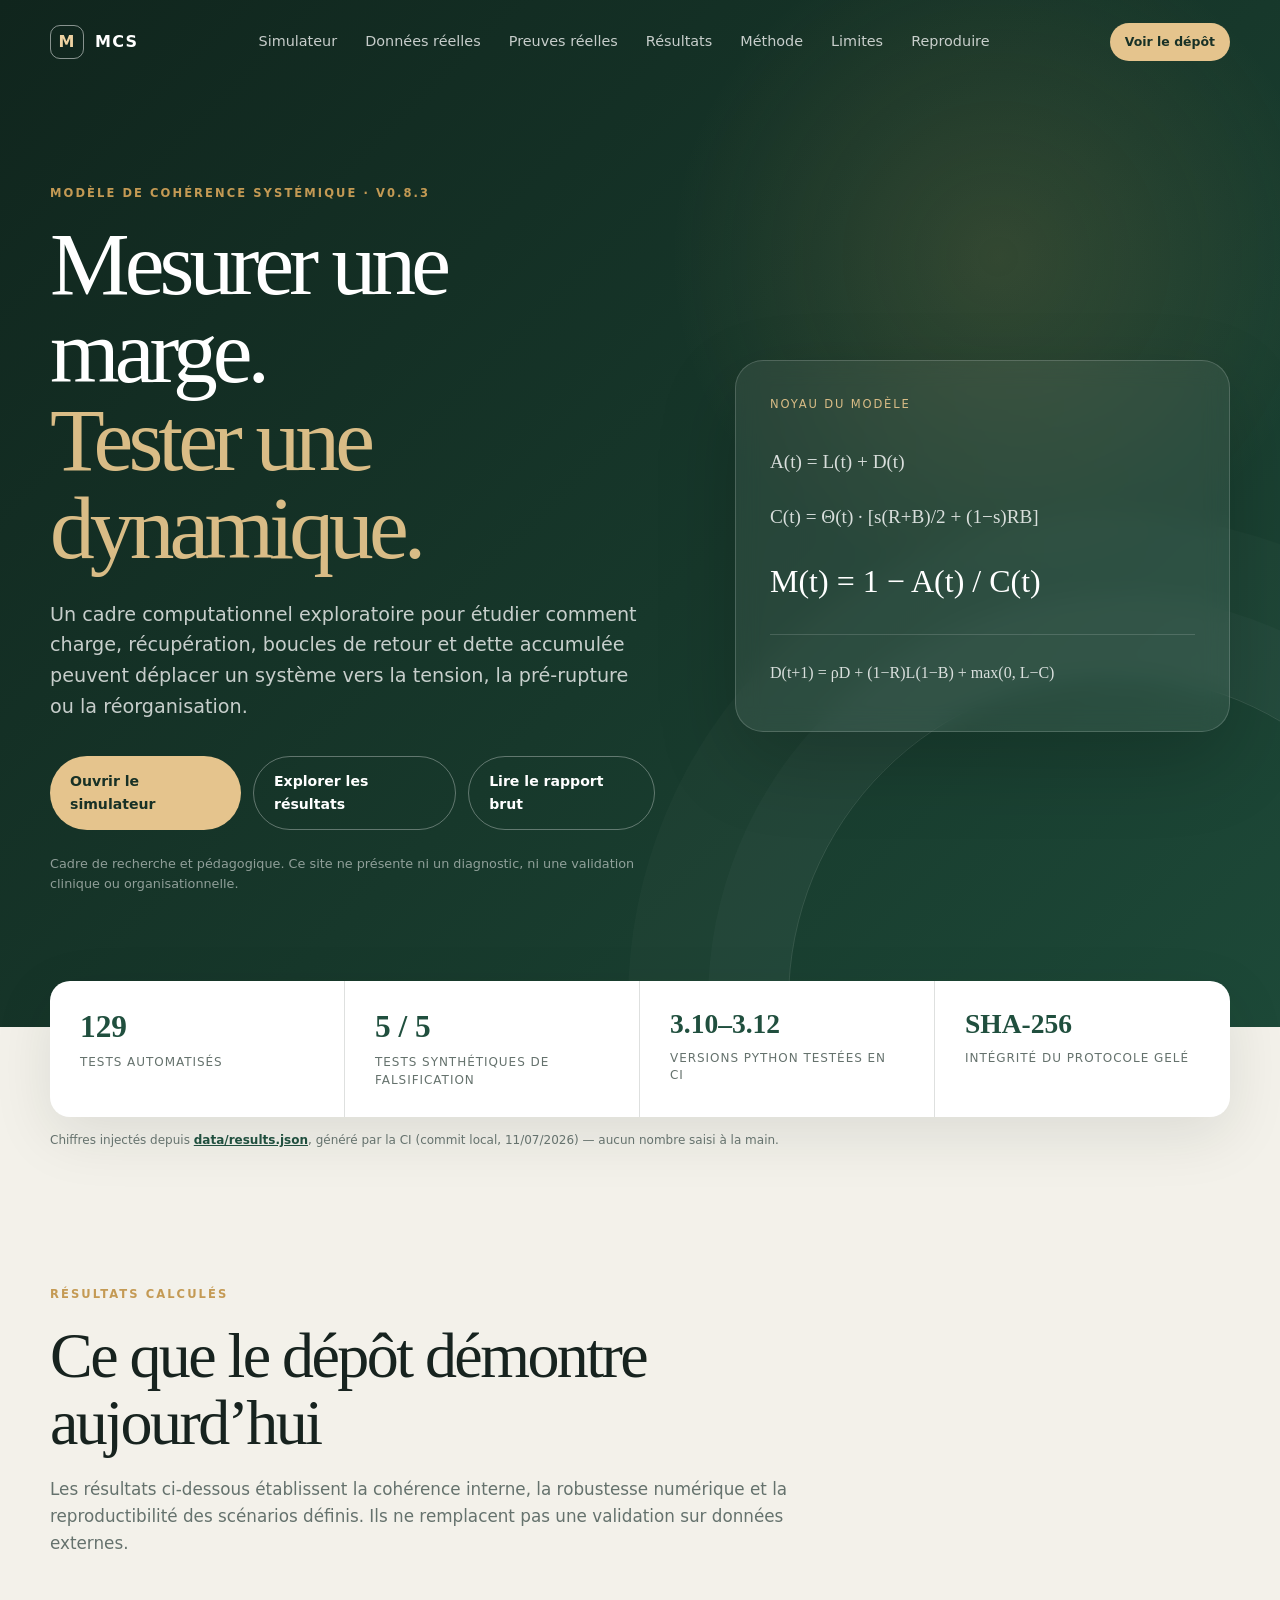
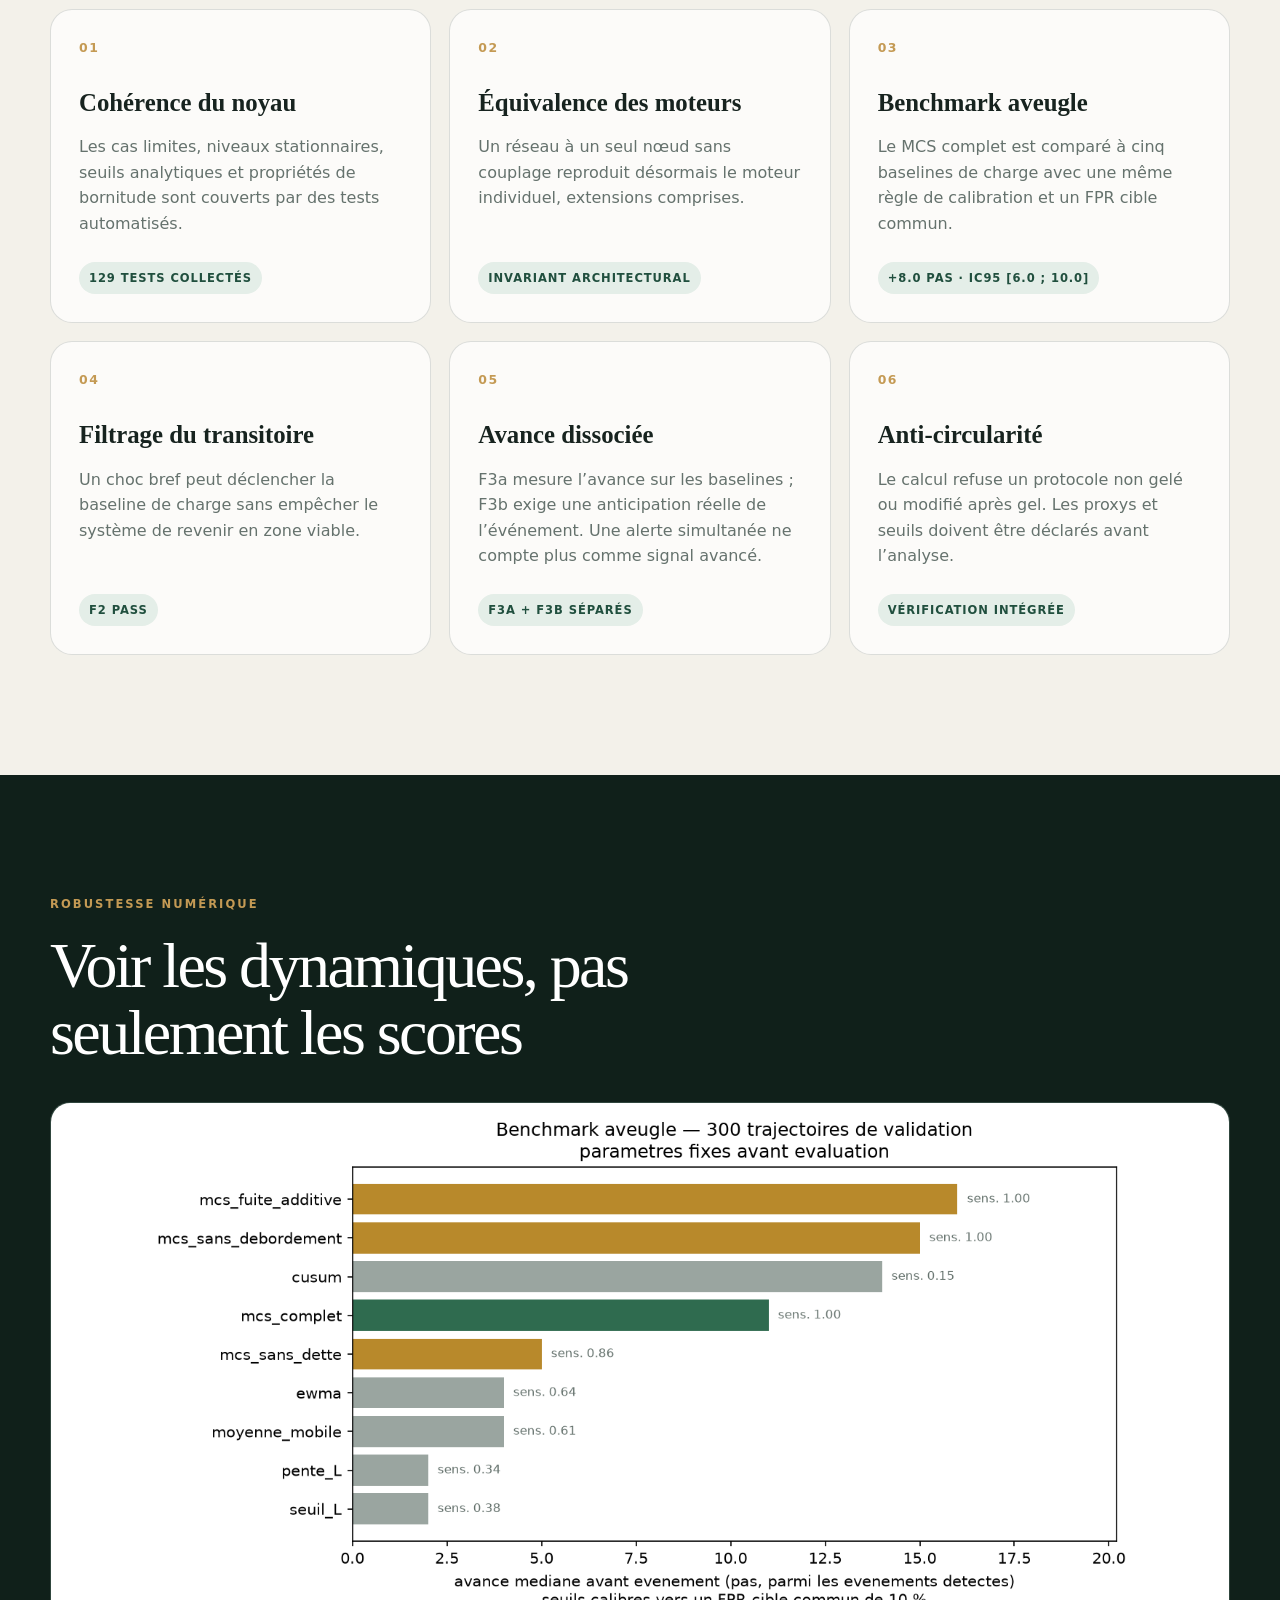
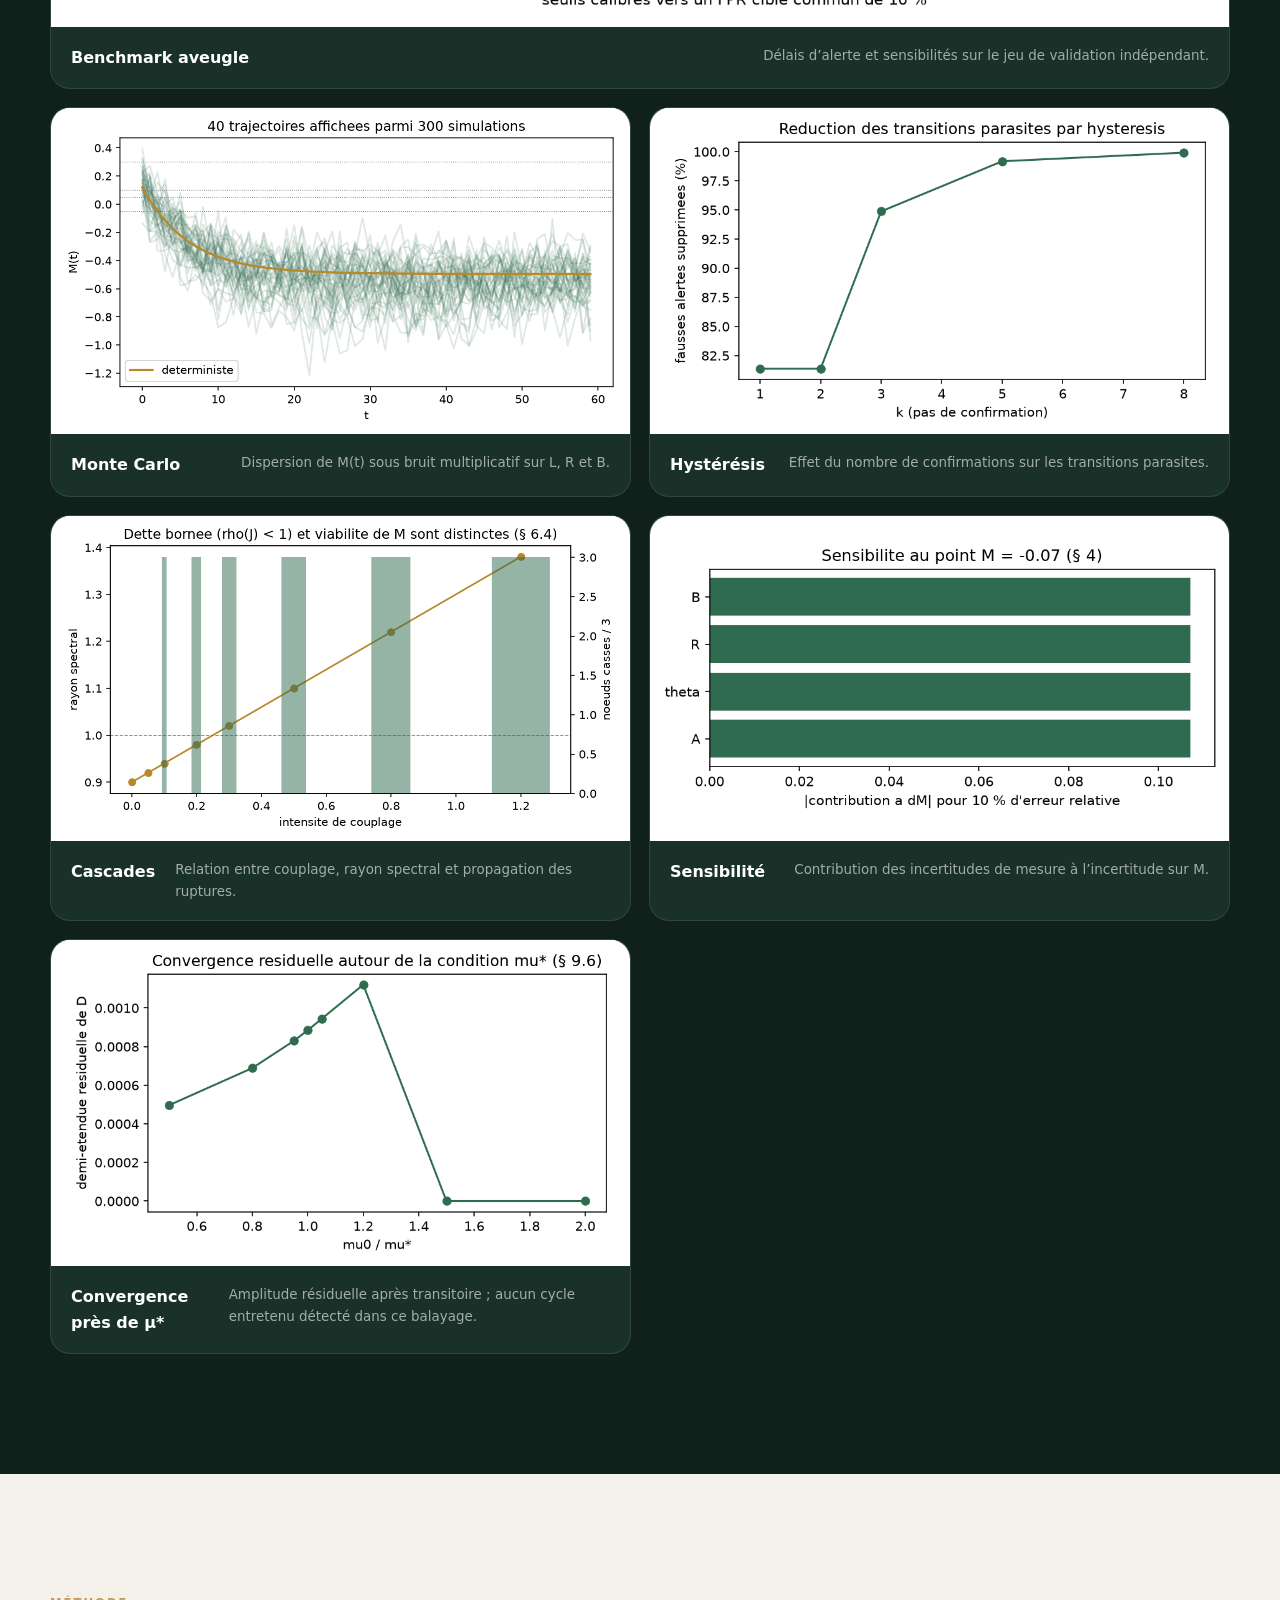
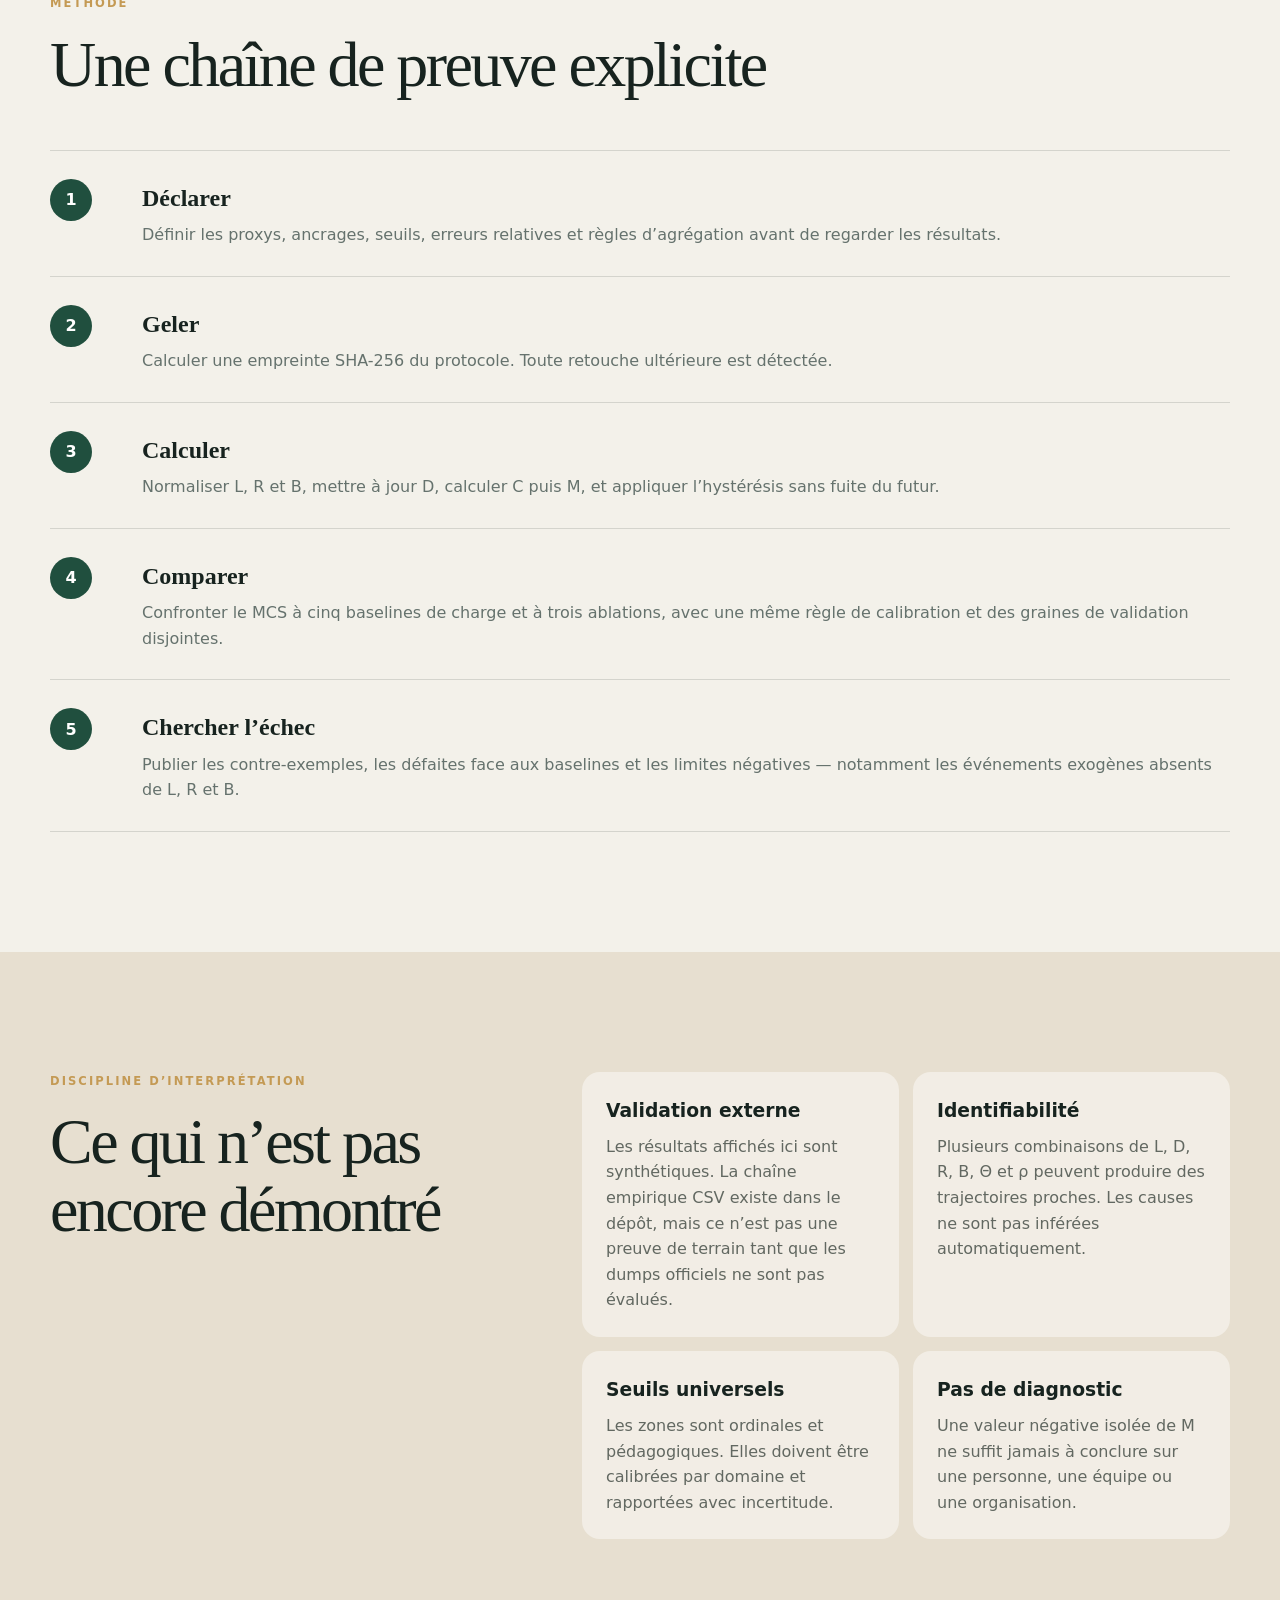
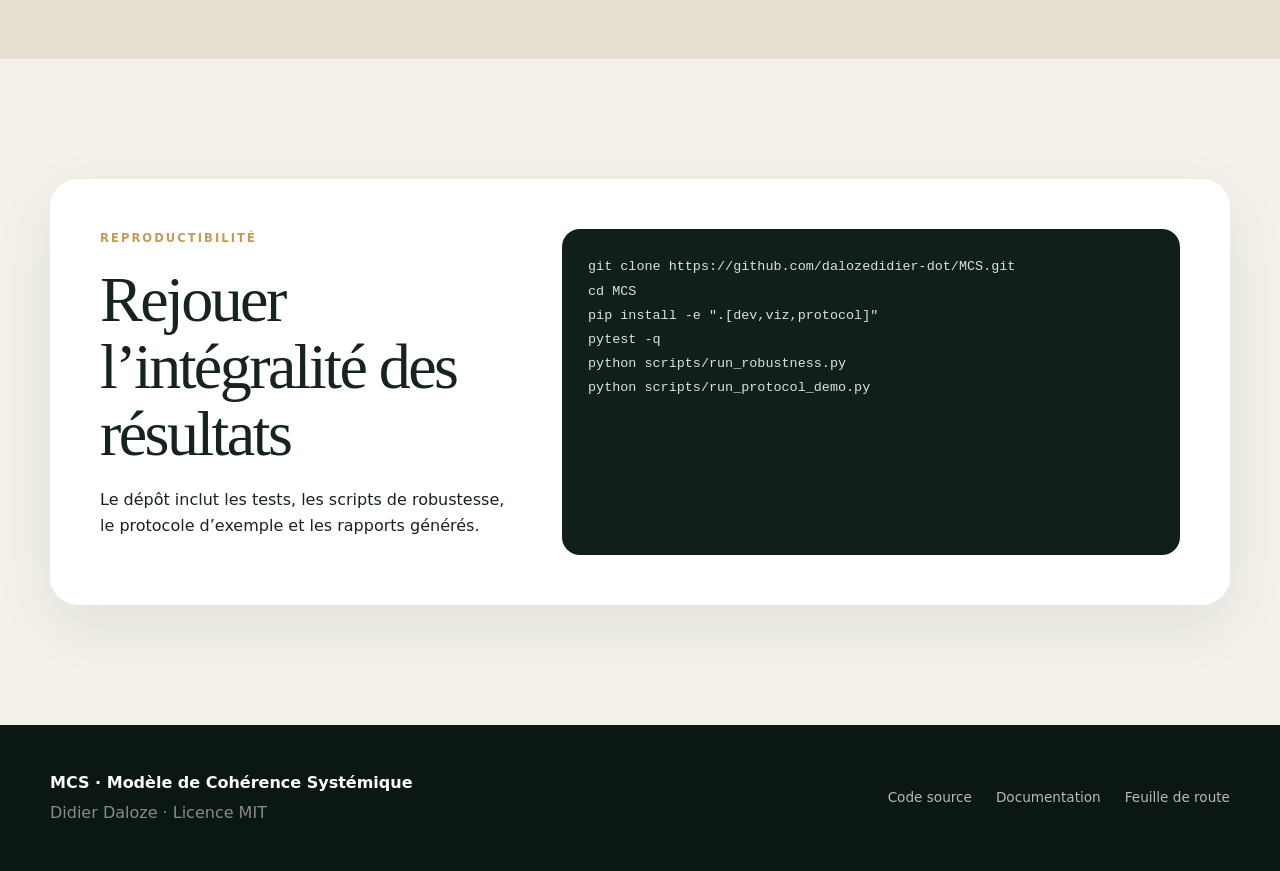
<file: docs/index.html>
<!doctype html>
<html lang="fr">
<head>
  <meta charset="utf-8">
  <meta name="viewport" content="width=device-width, initial-scale=1">
  <meta name="description" content="Résultats, robustesse et falsification du Modèle de Cohérence Systémique (MCS).">
  <title>MCS — Résultats et robustesse</title>
  <link rel="stylesheet" href="styles.css">
  <script defer src="script.js"></script>
</head>
<body>
  <header class="hero">
    <nav class="nav shell" aria-label="Navigation principale">
      <a class="brand" href="#top" aria-label="Accueil MCS"><span class="brand-mark">M</span><span>MCS</span></a>
      <div class="nav-links">
        <a href="simulateur.html">Simulateur</a>
        <a href="donnees-reelles.html">Données réelles</a>
        <a href="preuves-reelles.html">Preuves réelles</a>
        <a href="#resultats">Résultats</a>
        <a href="#methode">Méthode</a>
        <a href="#limites">Limites</a>
        <a href="#reproduire">Reproduire</a>
      </div>
      <a class="button button-small" data-repo-link href="https://github.com/dalozedidier-dot/MCS">Voir le dépôt</a>
    </nav>
    <div class="shell hero-grid" id="top">
      <div>
        <p class="eyebrow">Modèle de Cohérence Systémique · <span data-metric="version">…</span></p>
        <h1>Mesurer une marge.<br><span>Tester une dynamique.</span></h1>
        <p class="lead">Un cadre computationnel exploratoire pour étudier comment charge, récupération, boucles de retour et dette accumulée peuvent déplacer un système vers la tension, la pré-rupture ou la réorganisation.</p>
        <div class="hero-actions">
          <a class="button" href="simulateur.html">Ouvrir le simulateur</a>
          <a class="button button-ghost" href="#resultats">Explorer les résultats</a>
          <a class="button button-ghost" href="reports/robustesse.md">Lire le rapport brut</a>
        </div>
        <p class="disclaimer">Cadre de recherche et pédagogique. Ce site ne présente ni un diagnostic, ni une validation clinique ou organisationnelle.</p>
      </div>
      <div class="equation-card" aria-label="Équations centrales du modèle">
        <div class="equation-label">Noyau du modèle</div>
        <div class="equation">A(t) = L(t) + D(t)</div>
        <div class="equation">C(t) = Θ(t) · [s(R+B)/2 + (1−s)RB]</div>
        <div class="equation equation-main">M(t) = 1 − A(t) / C(t)</div>
        <div class="equation-divider"></div>
        <div class="equation equation-small">D(t+1) = ρD + (1−R)L(1−B) + max(0, L−C)</div>
      </div>
    </div>
  </header>

  <main>
    <div class="stats-wrap" id="resultats">
      <section class="stats shell" aria-label="Indicateurs du projet">
        <article><strong data-metric="n_tests" data-count="0">0</strong><span>tests automatisés</span></article>
        <article><strong data-metric="falsification">— / —</strong><span>tests synthétiques de falsification</span></article>
        <article><strong class="stat-compact" data-metric="python_ci">—</strong><span>versions Python testées en CI</span></article>
        <article><strong class="stat-compact">SHA-256</strong><span>intégrité du protocole gelé</span></article>
      </section>
      <p class="stats-source shell">Chiffres injectés depuis <a href="data/results.json">data/results.json</a>, généré par la CI (<span data-metric="provenance">génération locale</span>) — aucun nombre saisi à la main.</p>
    </div>

    <section class="section shell">
      <div class="section-heading">
        <p class="eyebrow">Résultats calculés</p>
        <h2>Ce que le dépôt démontre aujourd’hui</h2>
        <p>Les résultats ci-dessous établissent la cohérence interne, la robustesse numérique et la reproductibilité des scénarios définis. Ils ne remplacent pas une validation sur données externes.</p>
      </div>
      <div class="result-grid">
        <article class="result-card"><div class="result-index">01</div><h3>Cohérence du noyau</h3><p>Les cas limites, niveaux stationnaires, seuils analytiques et propriétés de bornitude sont couverts par des tests automatisés.</p><span class="tag" data-metric="tests_label">Tests chargés…</span></article>
        <article class="result-card"><div class="result-index">02</div><h3>Équivalence des moteurs</h3><p>Un réseau à un seul nœud sans couplage reproduit désormais le moteur individuel, extensions comprises.</p><span class="tag">Invariant architectural</span></article>
        <article class="result-card result-card-highlight"><div class="result-index">03</div><h3>Benchmark aveugle</h3><p>Le MCS complet est comparé à cinq baselines de charge avec une même règle de calibration et un FPR cible commun.</p><span class="tag" data-metric="benchmark_gain">Résultat chargé…</span></article>
        <article class="result-card"><div class="result-index">04</div><h3>Filtrage du transitoire</h3><p>Un choc bref peut déclencher la baseline de charge sans empêcher le système de revenir en zone viable.</p><span class="tag">F2 PASS</span></article>
        <article class="result-card"><div class="result-index">05</div><h3>Avance dissociée</h3><p>F3a mesure l’avance sur les baselines ; F3b exige une anticipation réelle de l’événement. Une alerte simultanée ne compte plus comme signal avancé.</p><span class="tag">F3a + F3b séparés</span></article>
        <article class="result-card"><div class="result-index">06</div><h3>Anti-circularité</h3><p>Le calcul refuse un protocole non gelé ou modifié après gel. Les proxys et seuils doivent être déclarés avant l’analyse.</p><span class="tag">Vérification intégrée</span></article>
      </div>
    </section>

    <section class="section section-dark">
      <div class="shell">
        <div class="section-heading compact"><p class="eyebrow">Robustesse numérique</p><h2>Voir les dynamiques, pas seulement les scores</h2></div>
        <div class="gallery">
          <figure class="featured"><img src="assets/benchmark.png" alt="Comparaison des délais d'alerte du MCS et des baselines" loading="lazy"><figcaption><strong>Benchmark aveugle</strong><span>Délais d’alerte et sensibilités sur le jeu de validation indépendant.</span></figcaption></figure>
          <figure><img src="assets/monte_carlo.png" alt="Éventail Monte Carlo des trajectoires de marge systémique" loading="lazy"><figcaption><strong>Monte Carlo</strong><span>Dispersion de M(t) sous bruit multiplicatif sur L, R et B.</span></figcaption></figure>
          <figure><img src="assets/hysteresis_k.png" alt="Réduction des fausses alertes selon le paramètre d'hystérésis" loading="lazy"><figcaption><strong>Hystérésis</strong><span>Effet du nombre de confirmations sur les transitions parasites.</span></figcaption></figure>
          <figure><img src="assets/cascade.png" alt="Propagation de cascades en fonction du rayon spectral" loading="lazy"><figcaption><strong>Cascades</strong><span>Relation entre couplage, rayon spectral et propagation des ruptures.</span></figcaption></figure>
          <figure><img src="assets/tornado.png" alt="Diagramme de sensibilité de l'indice MCS" loading="lazy"><figcaption><strong>Sensibilité</strong><span>Contribution des incertitudes de mesure à l’incertitude sur M.</span></figcaption></figure>
          <figure><img src="assets/oscillations.png" alt="Oscillations autour du seuil de remboursement" loading="lazy"><figcaption><strong>Convergence près de μ*</strong><span>Amplitude résiduelle après transitoire ; aucun cycle entretenu détecté dans ce balayage.</span></figcaption></figure>
        </div>
      </div>
    </section>

    <section class="section shell" id="methode">
      <div class="section-heading"><p class="eyebrow">Méthode</p><h2>Une chaîne de preuve explicite</h2></div>
      <div class="timeline">
        <article><span>1</span><div><h3>Déclarer</h3><p>Définir les proxys, ancrages, seuils, erreurs relatives et règles d’agrégation avant de regarder les résultats.</p></div></article>
        <article><span>2</span><div><h3>Geler</h3><p>Calculer une empreinte SHA-256 du protocole. Toute retouche ultérieure est détectée.</p></div></article>
        <article><span>3</span><div><h3>Calculer</h3><p>Normaliser L, R et B, mettre à jour D, calculer C puis M, et appliquer l’hystérésis sans fuite du futur.</p></div></article>
        <article><span>4</span><div><h3>Comparer</h3><p>Confronter le MCS à cinq baselines de charge et à trois ablations, avec une même règle de calibration et des graines de validation disjointes.</p></div></article>
        <article><span>5</span><div><h3>Chercher l’échec</h3><p>Publier les contre-exemples, les défaites face aux baselines et les limites négatives — notamment les événements exogènes absents de L, R et B.</p></div></article>
      </div>
    </section>

    <section class="section limit-section" id="limites">
      <div class="shell limit-grid">
        <div><p class="eyebrow">Discipline d’interprétation</p><h2>Ce qui n’est pas encore démontré</h2></div>
        <div class="limit-list">
          <article><h3>Validation externe</h3><p>Les résultats affichés ici sont synthétiques. La chaîne empirique CSV existe dans le dépôt, mais ce n’est pas une preuve de terrain tant que les dumps officiels ne sont pas évalués.</p></article>
          <article><h3>Identifiabilité</h3><p>Plusieurs combinaisons de L, D, R, B, Θ et ρ peuvent produire des trajectoires proches. Les causes ne sont pas inférées automatiquement.</p></article>
          <article><h3>Seuils universels</h3><p>Les zones sont ordinales et pédagogiques. Elles doivent être calibrées par domaine et rapportées avec incertitude.</p></article>
          <article><h3>Pas de diagnostic</h3><p>Une valeur négative isolée de M ne suffit jamais à conclure sur une personne, une équipe ou une organisation.</p></article>
        </div>
      </div>
    </section>

    <section class="section shell" id="reproduire">
      <div class="reproduce-card">
        <div><p class="eyebrow">Reproductibilité</p><h2>Rejouer l’intégralité des résultats</h2><p>Le dépôt inclut les tests, les scripts de robustesse, le protocole d’exemple et les rapports générés.</p></div>
        <pre><code>git clone https://github.com/dalozedidier-dot/MCS.git
cd MCS
pip install -e ".[dev,viz,protocol]"
pytest -q
python scripts/run_robustness.py
python scripts/run_protocol_demo.py</code></pre>
      </div>
    </section>
  </main>

  <footer><div class="shell footer-grid"><div><strong>MCS · Modèle de Cohérence Systémique</strong><p>Didier Daloze · Licence MIT</p></div><div><a data-repo-link href="https://github.com/dalozedidier-dot/MCS">Code source</a><a href="https://github.com/dalozedidier-dot/MCS#readme">Documentation</a><a href="reports/roadmap.md">Feuille de route</a></div></div></footer>
</body>
</html>
</file>
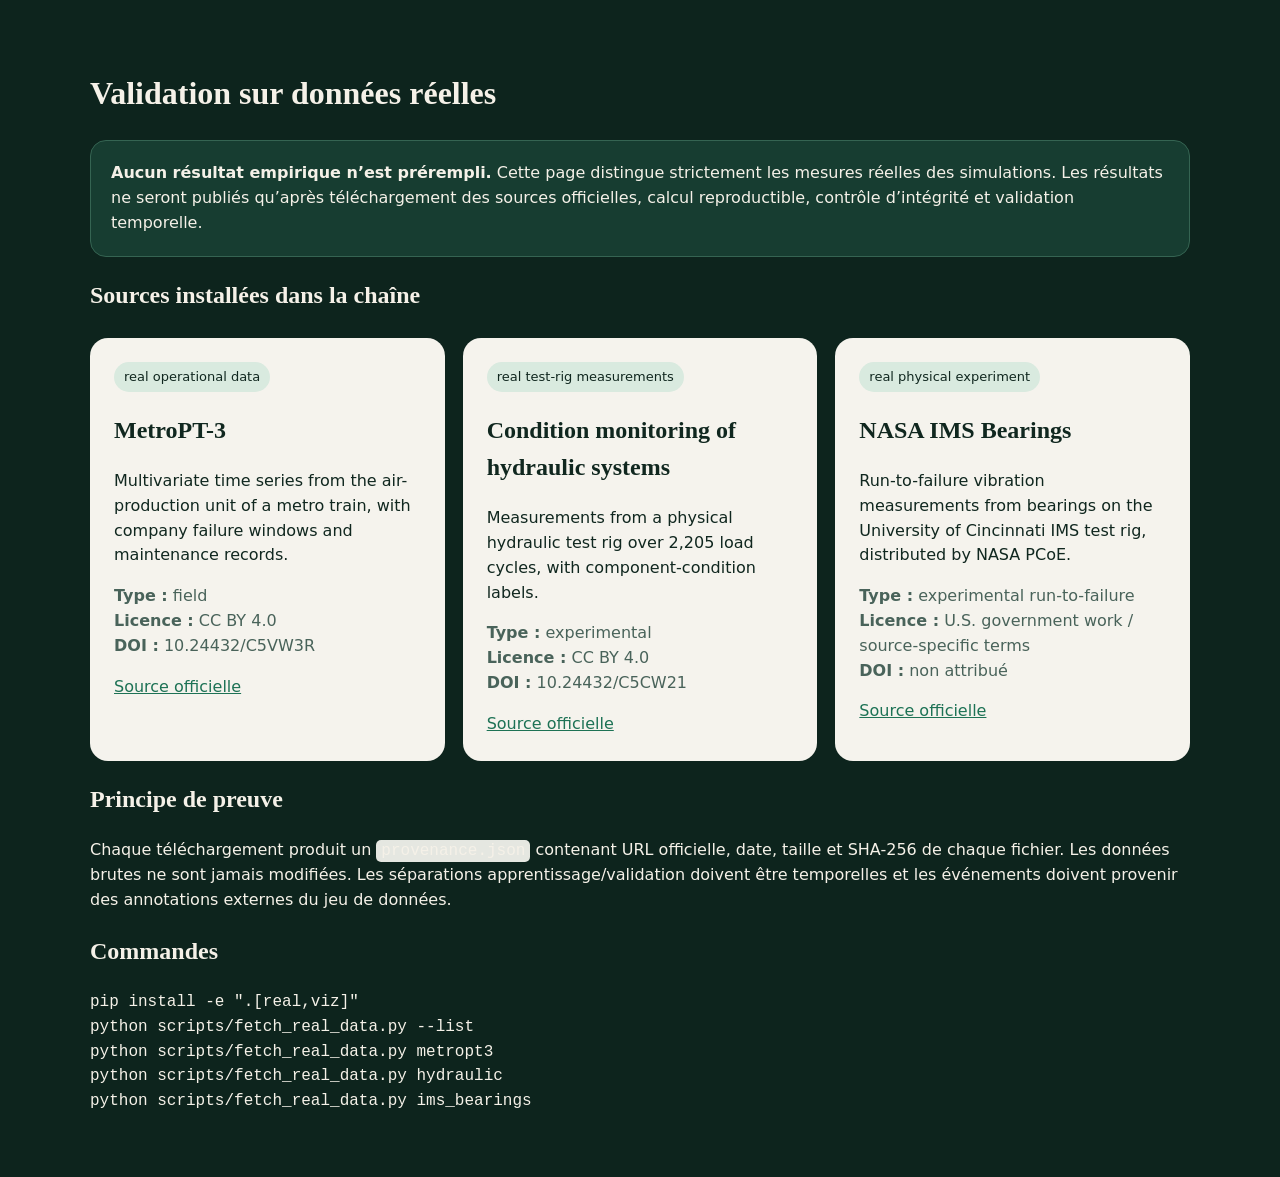
<file: docs/donnees-reelles.html>
<!doctype html><html lang="fr"><head><meta charset="utf-8"><meta name="viewport" content="width=device-width,initial-scale=1"><title>MCS — Données réelles</title><style>
body{margin:0;background:#0d241d;color:#f5f1e8;font:16px system-ui;line-height:1.55}main{max-width:1100px;margin:auto;padding:48px 22px}h1,h2{font-family:Georgia,serif}.notice{background:#173d31;border:1px solid #356452;border-radius:16px;padding:20px}.grid{display:grid;grid-template-columns:repeat(auto-fit,minmax(280px,1fr));gap:18px;margin-top:24px}.card{background:#f5f3ed;color:#10271f;border-radius:18px;padding:24px}.tag{display:inline-block;background:#d9eadf;border-radius:999px;padding:5px 10px;font-size:13px}.muted{color:#49635a}code{background:#e5e7e1;padding:2px 5px;border-radius:5px}a{color:#1d7255}</style></head><body><main><h1>Validation sur données réelles</h1><div class="notice"><strong>Aucun résultat empirique n’est prérempli.</strong> Cette page distingue strictement les mesures réelles des simulations. Les résultats ne seront publiés qu’après téléchargement des sources officielles, calcul reproductible, contrôle d’intégrité et validation temporelle.</div><h2>Sources installées dans la chaîne</h2><div id="cards" class="grid"></div><h2>Principe de preuve</h2><p>Chaque téléchargement produit un <code>provenance.json</code> contenant URL officielle, date, taille et SHA-256 de chaque fichier. Les données brutes ne sont jamais modifiées. Les séparations apprentissage/validation doivent être temporelles et les événements doivent provenir des annotations externes du jeu de données.</p><h2>Commandes</h2><pre>pip install -e ".[real,viz]"
python scripts/fetch_real_data.py --list
python scripts/fetch_real_data.py metropt3
python scripts/fetch_real_data.py hydraulic
python scripts/fetch_real_data.py ims_bearings</pre></main><script>fetch('data/real_datasets.json').then(r=>r.json()).then(d=>{document.getElementById('cards').innerHTML=d.datasets.map(x=>`<article class="card"><span class="tag">${x.status}</span><h2>${x.title}</h2><p>${x.description}</p><p class="muted"><b>Type :</b> ${x.kind}<br><b>Licence :</b> ${x.license}<br><b>DOI :</b> ${x.doi||'non attribué'}</p><a href="${x.source_url}">Source officielle</a></article>`).join('')})</script></body></html>
</file>
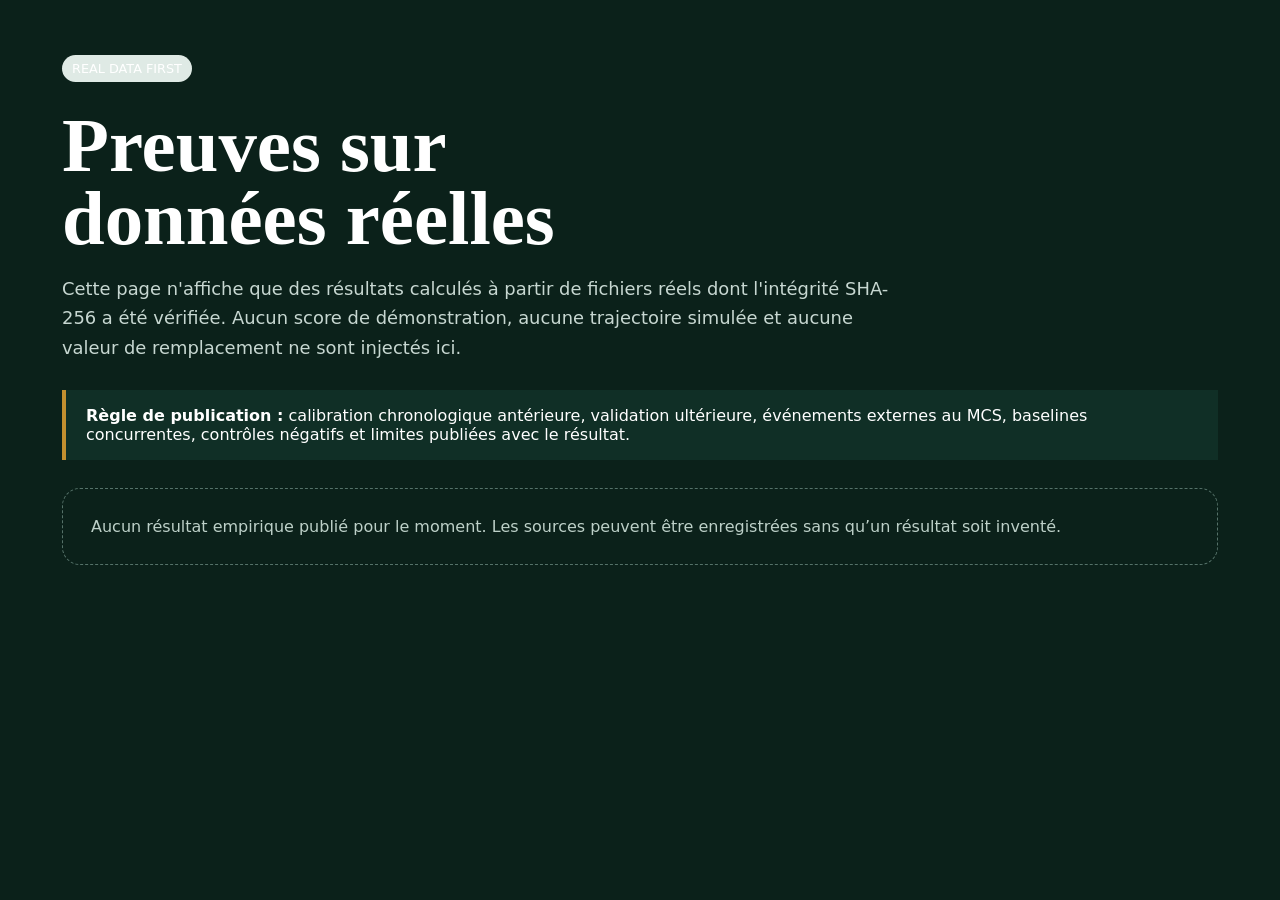
<file: docs/preuves-reelles.html>
<!doctype html>
<html lang="fr">
<head>
<meta charset="utf-8"><meta name="viewport" content="width=device-width,initial-scale=1">
<title>MCS — Preuves sur données réelles</title>
<style>
:root{--bg:#0b211a;--panel:#13382d;--paper:#f6f3ea;--ink:#12251f;--gold:#c3902f;--muted:#719087}
*{box-sizing:border-box}body{margin:0;background:var(--bg);font-family:Inter,system-ui,sans-serif;color:white}
main{max-width:1200px;margin:auto;padding:42px 22px 80px}h1{font-family:Georgia,serif;font-size:clamp(2.2rem,6vw,5rem);line-height:.95;margin:.2em 0}.lead{max-width:850px;color:#c7d7d1;font-size:1.12rem;line-height:1.65}.rule{border-left:4px solid var(--gold);padding:16px 20px;background:#102f26;margin:28px 0}.grid{display:grid;grid-template-columns:repeat(auto-fit,minmax(280px,1fr));gap:18px;margin-top:28px}.card{background:var(--paper);color:var(--ink);border-radius:22px;padding:24px;min-width:0}.card h2{margin-top:0;font-family:Georgia,serif}.metrics{display:grid;grid-template-columns:repeat(2,minmax(0,1fr));gap:10px}.metric{background:white;border:1px solid #d8ddd9;border-radius:14px;padding:14px}.metric b{display:block;font-size:1.5rem;color:#0d4b3a}.status{display:inline-block;border-radius:999px;padding:6px 10px;background:#dfeae5;font-size:.8rem}.warn{color:#805d15}.empty{padding:28px;border:1px dashed #557269;border-radius:18px;color:#bdd0c8}.hash{font-family:ui-monospace,monospace;font-size:.75rem;overflow-wrap:anywhere;color:#47635a}.limits{font-size:.9rem;line-height:1.5;color:#52675f}@media(max-width:520px){.metrics{grid-template-columns:1fr}}
</style>
</head>
<body><main>
<p class="status">REAL DATA FIRST</p>
<h1>Preuves sur<br>données réelles</h1>
<p class="lead">Cette page n'affiche que des résultats calculés à partir de fichiers réels dont l'intégrité SHA-256 a été vérifiée. Aucun score de démonstration, aucune trajectoire simulée et aucune valeur de remplacement ne sont injectés ici.</p>
<div class="rule"><strong>Règle de publication :</strong> calibration chronologique antérieure, validation ultérieure, événements externes au MCS, baselines concurrentes, contrôles négatifs et limites publiées avec le résultat.</div>
<div id="results" class="grid"><div class="empty">Chargement du registre empirique…</div></div>
</main>
<script>
const fmt=x=>x===null||x===undefined?'—':(typeof x==='number'?x.toFixed(3):x);
fetch('data/real-evidence.json').then(r=>r.json()).then(data=>{
 const root=document.getElementById('results'); root.innerHTML='';
 if(!data.results.length){root.innerHTML='<div class="empty">Aucun résultat empirique publié pour le moment. Les sources peuvent être enregistrées sans qu’un résultat soit inventé.</div>';return;}
 data.results.forEach(r=>{const el=document.createElement('article');el.className='card';
 const evaluated=r.status==='evaluated';
 el.innerHTML=`<span class="status">${evaluated?'VALIDATION EMPIRIQUE':'NON ÉVALUABLE'}</span><h2>${r.dataset}</h2>
 ${evaluated?`<div class="metrics"><div class="metric"><small>Sensibilité</small><b>${fmt(r.sensitivity)}</b></div><div class="metric"><small>Précision</small><b>${fmt(r.precision)}</b></div><div class="metric"><small>Avance médiane</small><b>${fmt(r.median_lead)}</b></div><div class="metric"><small>Fausses alertes / 1000 pas</small><b>${fmt(r.false_alarms_per_1000_steps)}</b></div></div>`:`<p class="warn"><strong>Résultat non calculé :</strong> ${r.reason||'conditions de validation insuffisantes'}.</p>`}
 <p>${r.n_steps??'—'} observations · ${r.n_events??'—'} événements externes</p>
 <p class="hash"><strong>Source :</strong> ${r.source_sha256}<br><strong>Protocole :</strong> ${r.protocol_sha256}<br><strong>Score :</strong> ${r.score_transform||'—'}</p>
 <div class="limits"><strong>Limites :</strong><ul>${(r.limitations||[]).map(x=>`<li>${x}</li>`).join('')}</ul></div>`;root.appendChild(el);});
}).catch(()=>document.getElementById('results').innerHTML='<div class="empty">Registre empirique indisponible. Aucun chiffre de secours n’est affiché.</div>');
</script></body></html>
</file>
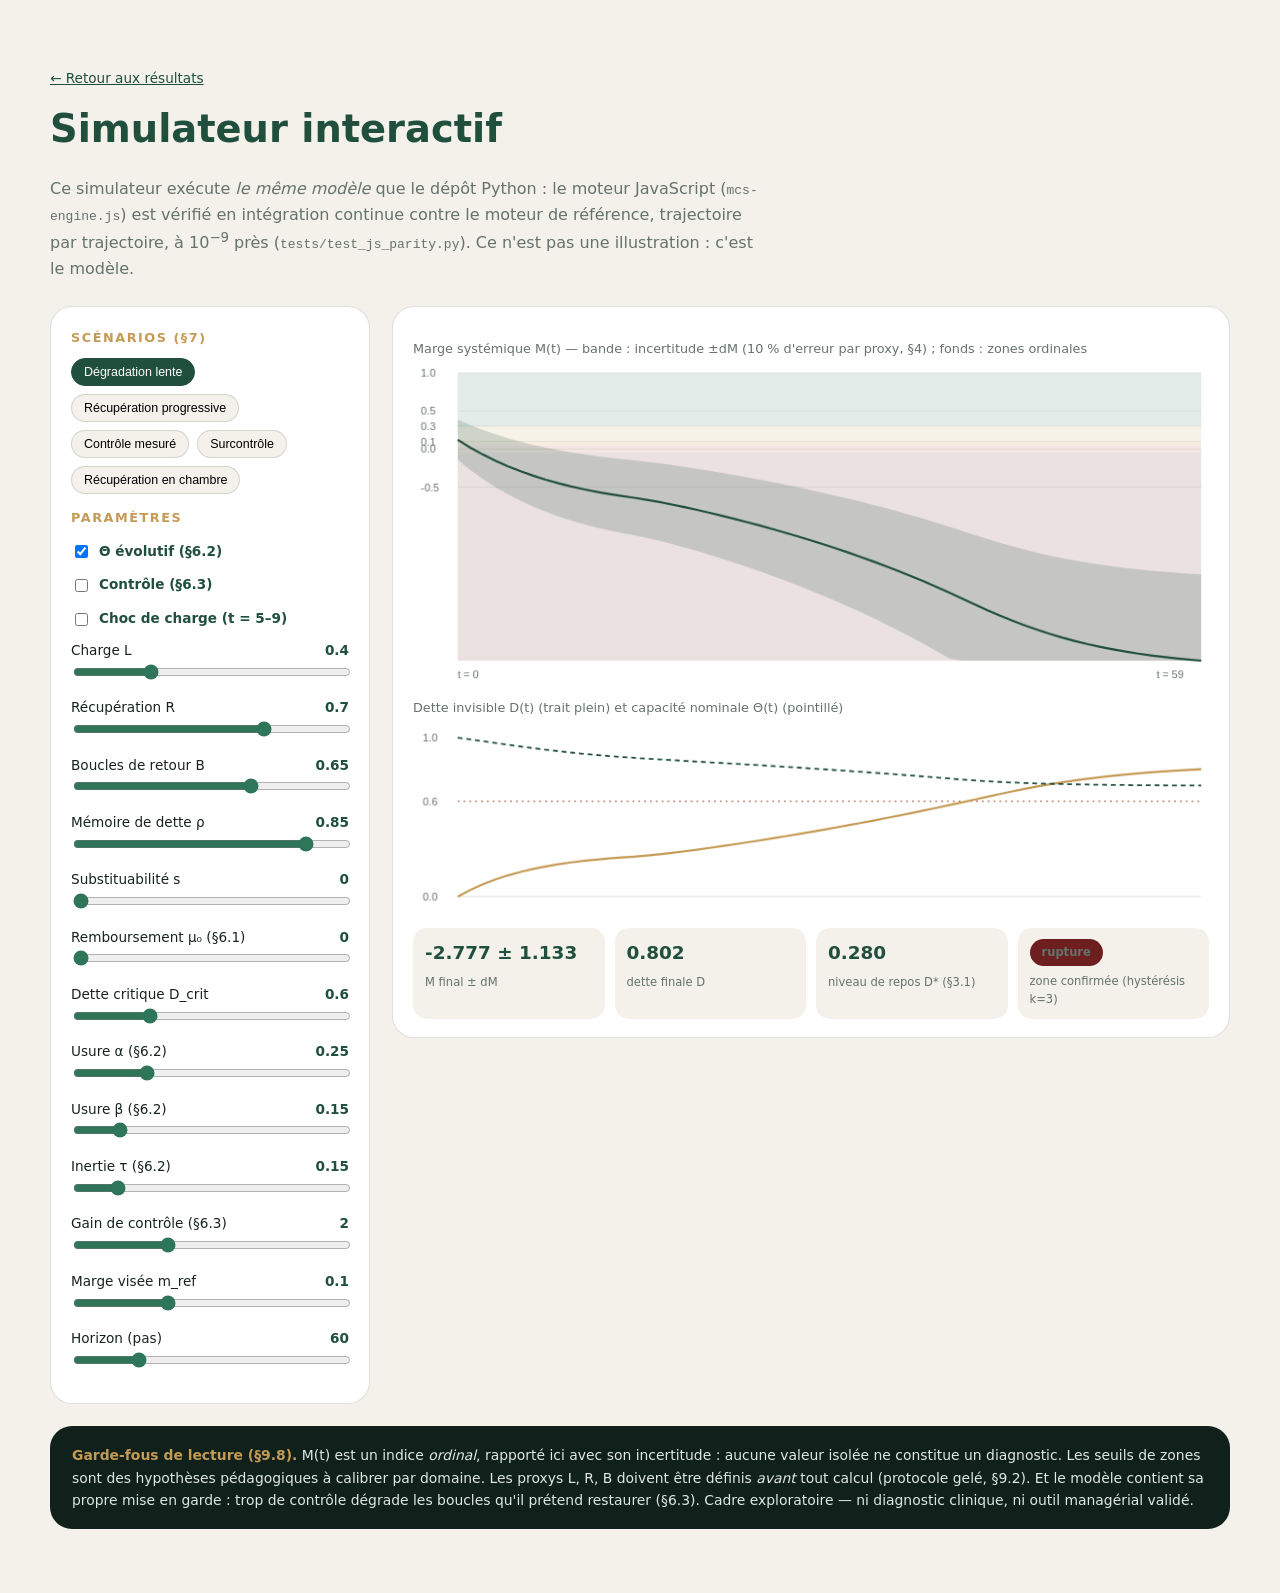
<file: docs/simulateur.html>
<!doctype html>
<html lang="fr">
<head>
  <meta charset="utf-8">
  <meta name="viewport" content="width=device-width, initial-scale=1">
  <meta name="description" content="Simulateur interactif du Modèle de Cohérence Systémique : marge M(t), dette invisible D(t), zones ordinales.">
  <title>MCS — Simulateur interactif</title>
  <link rel="stylesheet" href="styles.css">
  <script src="mcs-engine.js"></script>
  <style>
    .sim-shell{width:min(1180px,calc(100% - 40px));margin:24px auto 64px}
    .sim-head{padding:34px 0 8px}
    .sim-head h1{margin:.2em 0;font-size:clamp(1.6rem,3.4vw,2.4rem);color:var(--green)}
    .sim-head p{max-width:70ch;color:var(--muted)}
    .sim-grid{display:grid;grid-template-columns:320px 1fr;gap:22px;align-items:start}
    @media(max-width:900px){.sim-grid{grid-template-columns:1fr}}
    .panel{background:var(--white);border:1px solid var(--line);border-radius:var(--radius);padding:18px 20px}
    .panel h2{font-size:.8rem;letter-spacing:.12em;text-transform:uppercase;color:var(--gold);margin:.2em 0 .8em}
    .ctl{margin:10px 0}
    .ctl label{display:flex;justify-content:space-between;font-size:.85rem;color:var(--ink)}
    .ctl label output{font-variant-numeric:tabular-nums;color:var(--green);font-weight:600}
    .ctl input[type=range]{width:100%;accent-color:var(--green2)}
    .toggle{display:flex;align-items:center;gap:8px;font-size:.85rem;margin:12px 0 4px;font-weight:600;color:var(--green)}
    .presets{display:flex;flex-wrap:wrap;gap:8px;margin:6px 0 14px}
    .presets button{border:1px solid var(--line);background:var(--bg);border-radius:999px;padding:6px 12px;font-size:.78rem;cursor:pointer}
    .presets button:hover{border-color:var(--green2);color:var(--green)}
    .presets button.active{background:var(--green);color:#fff;border-color:var(--green)}
    canvas{width:100%;height:auto;display:block}
    .chart-title{font-size:.8rem;color:var(--muted);margin:14px 0 4px}
    .readout{display:grid;grid-template-columns:repeat(auto-fit,minmax(130px,1fr));gap:10px;margin-top:12px}
    .readout div{background:var(--bg);border-radius:14px;padding:10px 12px}
    .readout strong{display:block;font-size:1.15rem;color:var(--green);font-variant-numeric:tabular-nums}
    .readout span{font-size:.72rem;color:var(--muted)}
    .zone-pill{display:inline-block;padding:4px 12px;border-radius:999px;font-size:.8rem;font-weight:600;color:#fff}
    .guard{background:var(--dark);color:#dfe8e3;border-radius:var(--radius);padding:18px 22px;margin-top:22px;font-size:.87rem}
    .guard strong{color:var(--gold)}
    .back{display:inline-block;margin-top:10px;font-size:.85rem;color:var(--green)}
  </style>
</head>
<body>
<div class="sim-shell">
  <header class="sim-head">
    <a class="back" href="index.html">&larr; Retour aux résultats</a>
    <h1>Simulateur interactif</h1>
    <p>Ce simulateur exécute <em>le même modèle</em> que le dépôt Python : le moteur JavaScript
    (<code>mcs-engine.js</code>) est vérifié en intégration continue contre le moteur de référence,
    trajectoire par trajectoire, à 10<sup>&minus;9</sup> près (<code>tests/test_js_parity.py</code>).
    Ce n'est pas une illustration : c'est le modèle.</p>
  </header>

  <div class="sim-grid">
    <aside class="panel">
      <h2>Scénarios (§7)</h2>
      <div class="presets" id="presets"></div>
      <h2>Paramètres</h2>
      <div id="controls"></div>
    </aside>

    <section class="panel">
      <div class="chart-title">Marge systémique M(t) — bande : incertitude ±dM (10 % d'erreur par proxy, §4) ; fonds : zones ordinales</div>
      <canvas id="chartM" width="820" height="330"></canvas>
      <div class="chart-title">Dette invisible D(t) (trait plein) et capacité nominale Θ(t) (pointillé)</div>
      <canvas id="chartD" width="820" height="200"></canvas>
      <div class="readout">
        <div><strong id="roM">—</strong><span>M final ± dM</span></div>
        <div><strong id="roD">—</strong><span>dette finale D</span></div>
        <div><strong id="roDstar">—</strong><span>niveau de repos D* (§3.1)</span></div>
        <div><span class="zone-pill" id="roZone">—</span><span style="display:block;margin-top:6px">zone confirmée (hystérésis k=3)</span></div>
      </div>
    </section>
  </div>

  <div class="guard">
    <strong>Garde-fous de lecture (§9.8).</strong> M(t) est un indice <em>ordinal</em>, rapporté ici avec son
    incertitude : aucune valeur isolée ne constitue un diagnostic. Les seuils de zones sont des hypothèses
    pédagogiques à calibrer par domaine. Les proxys L, R, B doivent être définis <em>avant</em> tout calcul
    (protocole gelé, §9.2). Et le modèle contient sa propre mise en garde : trop de contrôle dégrade les
    boucles qu'il prétend restaurer (§6.3). Cadre exploratoire — ni diagnostic clinique, ni outil managérial validé.
  </div>
</div>

<script>
(function () {
  "use strict";
  const $ = id => document.getElementById(id);
  const state = {
    L: 0.4, R: 0.7, B: 0.65, rho: 0.85, s: 0.0,
    mu0: 0.0, gamma: 1.0, D_crit: 0.6,
    useTheta: true, alpha: 0.25, beta: 0.15, tau: 0.15, theta_min: 0.3,
    useControl: false, gain: 2.0, m_ref: 0.1,
    shock: false, n: 60,
  };

  const SLIDERS = [
    ["L", "Charge L", 0, 1.5, 0.01], ["R", "Récupération R", 0, 1, 0.01],
    ["B", "Boucles de retour B", 0, 1, 0.01], ["rho", "Mémoire de dette ρ", 0, 0.99, 0.01],
    ["s", "Substituabilité s", 0, 1, 0.05], ["mu0", "Remboursement μ₀ (§6.1)", 0, 1, 0.01],
    ["D_crit", "Dette critique D_crit", 0.1, 2, 0.05],
    ["alpha", "Usure α (§6.2)", 0, 1, 0.01], ["beta", "Usure β (§6.2)", 0, 1, 0.01],
    ["tau", "Inertie τ (§6.2)", 0.01, 1, 0.01],
    ["gain", "Gain de contrôle (§6.3)", 0, 6, 0.1], ["m_ref", "Marge visée m_ref", -0.1, 0.5, 0.01],
    ["n", "Horizon (pas)", 20, 200, 1],
  ];
  const TOGGLES = [["useTheta", "Θ évolutif (§6.2)"], ["useControl", "Contrôle (§6.3)"],
                   ["shock", "Choc de charge (t = 5–9)"]];

  const PRESETS = {
    "Dégradation lente": {L:0.4,R:0.7,B:0.65,rho:0.85,mu0:0,D_crit:0.6,useTheta:true,alpha:0.25,beta:0.15,tau:0.15,useControl:false,shock:false,n:60},
    "Récupération progressive": {L:0.35,R:0.9,B:0.85,rho:0.7,mu0:0.5,D_crit:0.5,useTheta:false,useControl:false,shock:true,n:40},
    "Contrôle mesuré": {L:0.45,R:0.7,B:0.6,rho:0.8,mu0:0.3,D_crit:0.6,useTheta:false,useControl:true,gain:1.0,m_ref:0.2,shock:false,n:60},
    "Surcontrôle": {L:0.45,R:0.7,B:0.6,rho:0.8,mu0:0.3,D_crit:0.6,useTheta:false,useControl:true,gain:5.0,m_ref:0.2,shock:false,n:60},
    "Récupération en chambre": {L:0.4,R:0.85,B:0.25,rho:0.8,mu0:0,D_crit:0.6,useTheta:false,useControl:false,shock:false,n:60},
  };

  const ZCOLORS = {coherence_viable:"#2f7559", tension_constructive:"#c49a54",
                   saturation:"#c07b30", pre_rupture:"#a4442f", rupture:"#6d1f1f"};
  const ZLABEL = {coherence_viable:"cohérence viable", tension_constructive:"tension constructive",
                  saturation:"saturation", pre_rupture:"pré-rupture", rupture:"rupture"};

  function buildControls() {
    const host = $("controls"); host.innerHTML = "";
    TOGGLES.forEach(([k, lbl]) => {
      const d = document.createElement("label"); d.className = "toggle";
      const c = document.createElement("input"); c.type = "checkbox"; c.checked = state[k];
      c.addEventListener("input", () => { state[k] = c.checked; render(); });
      d.append(c, document.createTextNode(lbl)); host.append(d);
    });
    SLIDERS.forEach(([k, lbl, lo, hi, st]) => {
      const wrap = document.createElement("div"); wrap.className = "ctl";
      const lab = document.createElement("label");
      const out = document.createElement("output"); out.textContent = state[k];
      lab.append(document.createTextNode(lbl), out);
      const r = document.createElement("input");
      Object.assign(r, {type: "range", min: lo, max: hi, step: st, value: state[k]});
      r.addEventListener("input", () => {
        state[k] = Number(r.value); out.textContent = r.value;
        document.querySelectorAll("#presets button").forEach(b => b.classList.remove("active"));
        render();
      });
      wrap.append(lab, r); host.append(wrap);
      wrap.dataset.key = k;
    });
  }

  function buildPresets() {
    const host = $("presets");
    Object.keys(PRESETS).forEach((name, i) => {
      const b = document.createElement("button"); b.textContent = name;
      if (i === 0) b.classList.add("active");
      b.addEventListener("click", () => {
        Object.assign(state, PRESETS[name]);
        document.querySelectorAll("#presets button").forEach(x => x.classList.remove("active"));
        b.classList.add("active");
        buildControls(); render();
      });
      host.append(b);
    });
  }

  function currentConfig() {
    const cfg = {R: state.R, B: state.B, rho: state.rho, s: state.s,
                 mu0: state.mu0, gamma: state.gamma, D_crit: state.D_crit};
    cfg.L = state.shock
      ? (t => (t >= 5 && t < 10 ? Math.max(state.L, 0.75) : state.L))
      : state.L;
    if (state.useTheta) cfg.theta_params = {theta0: 1.0, theta_min: state.theta_min,
      alpha: state.alpha, beta: state.beta, tau: state.tau};
    if (state.useControl) cfg.control = {chi: 0.15, kappa: 0.4, eta: 0.5, delta: 0.05,
      u_max: 1.5, gain: state.gain, m_ref: state.m_ref};
    return cfg;
  }

  function drawM(res) {
    const cv = $("chartM"), ctx = cv.getContext("2d");
    const W = cv.width, H = cv.height, padL = 46, padB = 24, padT = 10;
    ctx.clearRect(0, 0, W, H);
    const finite = res.M.filter(Number.isFinite);
    const yMin = Math.min(-0.6, ...finite), yMax = Math.max(1.0, ...finite);
    const x = t => padL + (W - padL - 8) * t / (res.t.length - 1);
    const y = v => padT + (H - padT - padB) * (yMax - v) / (yMax - yMin);
    // fonds de zones
    const bands = [[yMax, 0.30, "coherence_viable"], [0.30, 0.10, "tension_constructive"],
                   [0.10, 0.05, "saturation"], [0.05, -0.05, "pre_rupture"],
                   [-0.05, yMin, "rupture"]];
    bands.forEach(([a, b, z]) => {
      ctx.fillStyle = ZCOLORS[z] + "22";
      ctx.fillRect(padL, y(a), W - padL - 8, y(b) - y(a));
    });
    // bande d'incertitude
    ctx.beginPath();
    const err = res.M.map((m, i) => Number.isFinite(m)
      ? MCS.marginUncertainty(m, res.A[i], res.C[i], 0.1, 0, 0.1, 0.1) : 0);
    res.t.forEach((t, i) => { const v = Math.min(yMax, res.M[i] + err[i]);
      i ? ctx.lineTo(x(t), y(v)) : ctx.moveTo(x(t), y(v)); });
    for (let i = res.t.length - 1; i >= 0; i--) {
      const v = Math.max(yMin, (Number.isFinite(res.M[i]) ? res.M[i] : yMin) - err[i]);
      ctx.lineTo(x(res.t[i]), y(v));
    }
    ctx.closePath(); ctx.fillStyle = "rgba(32,79,62,.18)"; ctx.fill();
    // courbe M
    ctx.beginPath(); ctx.strokeStyle = "#204f3e"; ctx.lineWidth = 2.2;
    res.t.forEach((t, i) => { const v = Number.isFinite(res.M[i]) ? res.M[i] : yMin;
      i ? ctx.lineTo(x(t), y(Math.max(yMin, Math.min(yMax, v))))
        : ctx.moveTo(x(t), y(v)); });
    ctx.stroke();
    // axes
    ctx.fillStyle = "#65726d"; ctx.font = "11px Inter, sans-serif";
    [1, 0.5, 0.3, 0.1, 0, -0.5].filter(v => v >= yMin && v <= yMax).forEach(v => {
      ctx.fillText(v.toFixed(1), 8, y(v) + 4);
      ctx.strokeStyle = "rgba(23,35,31,.08)"; ctx.lineWidth = 1;
      ctx.beginPath(); ctx.moveTo(padL, y(v)); ctx.lineTo(W - 8, y(v)); ctx.stroke();
    });
    ctx.fillText("t = 0", padL, H - 6);
    ctx.fillText("t = " + (res.t.length - 1), W - 54, H - 6);
  }

  function drawD(res) {
    const cv = $("chartD"), ctx = cv.getContext("2d");
    const W = cv.width, H = cv.height, padL = 46, padB = 20, padT = 8;
    ctx.clearRect(0, 0, W, H);
    const yMax = Math.max(1.0, ...res.D, ...res.theta) * 1.05;
    const x = t => padL + (W - padL - 8) * t / (res.t.length - 1);
    const y = v => padT + (H - padT - padB) * (yMax - v) / yMax;
    ctx.strokeStyle = "rgba(23,35,31,.15)";
    ctx.beginPath(); ctx.moveTo(padL, y(0)); ctx.lineTo(W - 8, y(0)); ctx.stroke();
    // D_crit
    ctx.setLineDash([2, 4]); ctx.strokeStyle = "#a4442f";
    ctx.beginPath(); ctx.moveTo(padL, y(state.D_crit)); ctx.lineTo(W - 8, y(state.D_crit)); ctx.stroke();
    ctx.setLineDash([]);
    ctx.beginPath(); ctx.strokeStyle = "#c49a54"; ctx.lineWidth = 2.2;
    res.t.forEach((t, i) => i ? ctx.lineTo(x(t), y(res.D[i])) : ctx.moveTo(x(t), y(res.D[i])));
    ctx.stroke();
    ctx.setLineDash([5, 4]); ctx.beginPath(); ctx.strokeStyle = "#204f3e"; ctx.lineWidth = 1.8;
    res.t.forEach((t, i) => i ? ctx.lineTo(x(t), y(res.theta[i])) : ctx.moveTo(x(t), y(res.theta[i])));
    ctx.stroke(); ctx.setLineDash([]);
    ctx.fillStyle = "#65726d"; ctx.font = "11px Inter, sans-serif";
    [0, state.D_crit, 1].forEach(v => ctx.fillText(v.toFixed(1), 10, y(v) + 4));
  }

  function render() {
    const cfg = currentConfig();
    const res = MCS.simulate(cfg, Math.round(state.n));
    drawM(res); drawD(res);
    const last = res.t.length - 1;
    const err = Number.isFinite(res.M[last])
      ? MCS.marginUncertainty(res.M[last], res.A[last], res.C[last], 0.1, 0, 0.1, 0.1) : Infinity;
    $("roM").textContent = Number.isFinite(res.M[last])
      ? res.M[last].toFixed(3) + " ± " + err.toFixed(3) : "−∞";
    $("roD").textContent = res.D[last].toFixed(3);
    $("roDstar").textContent = state.rho < 1
      ? MCS.debtRestLevel(typeof cfg.L === "function" ? cfg.L(last) : cfg.L,
                          state.R, state.B, state.rho).toFixed(3) : "∞";
    const z = res.zone[last];
    const pill = $("roZone");
    pill.textContent = ZLABEL[z]; pill.style.background = ZCOLORS[z];
  }

  buildPresets(); buildControls(); render();
})();
</script>
</body>
</html>
</file>
<file: docs/styles.css>
:root{--bg:#f3f1ea;--ink:#17231f;--muted:#65726d;--green:#204f3e;--green2:#2f7559;--gold:#c49a54;--line:rgba(23,35,31,.14);--white:#fff;--dark:#10201a;--radius:22px}*{box-sizing:border-box}html{scroll-behavior:smooth}body{margin:0;background:var(--bg);color:var(--ink);font-family:Inter,ui-sans-serif,system-ui,-apple-system,BlinkMacSystemFont,"Segoe UI",sans-serif;line-height:1.6}.shell{width:min(1180px,calc(100% - 40px));margin:auto}.hero{min-height:760px;background:radial-gradient(circle at 78% 25%,rgba(196,154,84,.16),transparent 26%),linear-gradient(135deg,#10251d 0%,#17382b 55%,#1d4938 100%);color:#fff;position:relative;overflow:hidden}.hero:after{content:"";position:absolute;right:-160px;bottom:-300px;width:650px;height:650px;border:1px solid rgba(255,255,255,.12);border-radius:50%;box-shadow:0 0 0 80px rgba(255,255,255,.025),0 0 0 160px rgba(255,255,255,.02)}.nav{height:84px;display:flex;align-items:center;justify-content:space-between;position:relative;z-index:2}.brand{display:flex;align-items:center;gap:11px;color:#fff;text-decoration:none;font-weight:800;letter-spacing:.08em}.brand-mark{display:grid;place-items:center;width:34px;height:34px;border:1px solid rgba(255,255,255,.5);border-radius:10px;color:#eed2a1}.nav-links{display:flex;gap:28px}.nav a{color:#fff;text-decoration:none}.nav-links a{font-size:.9rem;opacity:.76}.nav-links a:hover{opacity:1}.hero-grid{display:grid;grid-template-columns:1.1fr .9fr;gap:80px;align-items:center;padding:100px 0 120px;position:relative;z-index:1}.eyebrow{text-transform:uppercase;letter-spacing:.18em;font-weight:800;font-size:.72rem;color:var(--gold);margin:0 0 18px}.hero h1{font-family:Georgia,"Times New Roman",serif;font-weight:500;line-height:.98;font-size:clamp(3.5rem,7vw,6.6rem);letter-spacing:-.055em;margin:0 0 28px}.hero h1 span{color:#d9bc86}.lead{font-size:1.2rem;max-width:720px;color:rgba(255,255,255,.76)}.hero-actions{display:flex;gap:12px;margin:34px 0 24px}.button{display:inline-flex;align-items:center;justify-content:center;background:#e5c48d;color:#183126!important;padding:13px 20px;border-radius:999px;text-decoration:none;font-weight:800;font-size:.88rem}.button:hover{transform:translateY(-1px)}.button-small{padding:9px 15px;font-size:.78rem}.button-ghost{background:transparent;color:#fff!important;border:1px solid rgba(255,255,255,.32)}.disclaimer{font-size:.8rem;color:rgba(255,255,255,.52);max-width:620px}.equation-card{padding:34px;border:1px solid rgba(255,255,255,.17);border-radius:28px;background:rgba(255,255,255,.07);backdrop-filter:blur(12px);box-shadow:0 30px 80px rgba(0,0,0,.18)}.equation-label{font-size:.72rem;text-transform:uppercase;letter-spacing:.16em;color:#d9bc86;margin-bottom:22px}.equation{font-family:Georgia,serif;font-size:1.2rem;padding:12px 0;color:rgba(255,255,255,.82)}.equation-main{font-size:2rem;color:#fff}.equation-small{font-size:1rem;line-height:1.5}.equation-divider{height:1px;background:rgba(255,255,255,.15);margin:14px 0}.stats-wrap{position:relative;z-index:3;margin-top:-46px;padding-bottom:16px}.stats{display:grid;grid-template-columns:repeat(4,minmax(0,1fr));background:#fff;border-radius:20px;box-shadow:0 18px 60px rgba(23,35,31,.1);overflow:hidden}.stats article{min-width:0;padding:28px 30px;border-right:1px solid var(--line)}.stats article:last-child{border:0}.stats strong{display:block;max-width:100%;font-family:Georgia,serif;font-size:clamp(1.55rem,2.45vw,2rem);line-height:1.12;color:var(--green);overflow-wrap:anywhere}.stats strong.stat-compact{font-size:clamp(1.38rem,2.15vw,1.85rem)}.stats span{display:block;margin-top:10px;font-size:.75rem;line-height:1.45;color:var(--muted);text-transform:uppercase;letter-spacing:.08em;overflow-wrap:anywhere}.stats-source{margin-top:14px!important;margin-bottom:0;font-size:.75rem;line-height:1.5;color:var(--muted)}.stats-source a{color:var(--green);font-weight:700}.result-card-highlight{background:linear-gradient(145deg,rgba(255,255,255,.92),rgba(228,238,232,.85));border-color:rgba(47,117,89,.28)}.section{padding:120px 0}.section-heading{max-width:760px;margin-bottom:52px}.section-heading.compact{margin-bottom:36px}.section-heading h2,.limit-grid h2,.reproduce-card h2{font-family:Georgia,serif;font-weight:500;font-size:clamp(2.4rem,5vw,4.4rem);line-height:1.05;letter-spacing:-.04em;margin:0 0 20px}.section-heading p:last-child{color:var(--muted);font-size:1.05rem}.result-grid{display:grid;grid-template-columns:repeat(3,1fr);gap:18px}.result-card{background:rgba(255,255,255,.72);border:1px solid var(--line);border-radius:var(--radius);padding:28px;min-height:285px;display:flex;flex-direction:column;transition:.25s}.result-card:hover{transform:translateY(-4px);box-shadow:0 20px 50px rgba(23,35,31,.08)}.result-index{color:var(--gold);font-weight:900;font-size:.78rem;letter-spacing:.12em}.result-card h3{font-family:Georgia,serif;font-size:1.55rem;margin:25px 0 12px}.result-card p{color:var(--muted);margin:0 0 25px}.tag{margin-top:auto;align-self:flex-start;background:#e4eee8;color:var(--green);font-size:.72rem;font-weight:900;text-transform:uppercase;letter-spacing:.08em;padding:7px 10px;border-radius:999px}.section-dark{background:var(--dark);color:#fff}.section-dark .section-heading h2{max-width:800px}.gallery{display:grid;grid-template-columns:repeat(2,1fr);gap:18px}.gallery figure{margin:0;background:#193128;border:1px solid rgba(255,255,255,.1);border-radius:20px;overflow:hidden}.gallery .featured{grid-column:1/-1}.gallery img{width:100%;display:block;background:#fff;aspect-ratio:16/9;object-fit:contain}.gallery .featured img{aspect-ratio:2.25/1}.gallery figcaption{display:flex;justify-content:space-between;gap:20px;padding:18px 20px}.gallery figcaption span{color:rgba(255,255,255,.6);font-size:.84rem}.timeline{display:grid;gap:0}.timeline article{display:grid;grid-template-columns:70px 1fr;gap:22px;padding:28px 0;border-top:1px solid var(--line)}.timeline article:last-child{border-bottom:1px solid var(--line)}.timeline article>span{width:42px;height:42px;border-radius:50%;display:grid;place-items:center;background:var(--green);color:#fff;font-weight:900}.timeline h3{margin:0 0 5px;font-family:Georgia,serif;font-size:1.5rem}.timeline p{margin:0;color:var(--muted)}.limit-section{background:#e7dfd0}.limit-grid{display:grid;grid-template-columns:.8fr 1.2fr;gap:100px}.limit-list{display:grid;grid-template-columns:1fr 1fr;gap:14px}.limit-list article{padding:24px;background:rgba(255,255,255,.44);border-radius:18px}.limit-list h3{margin:0 0 8px}.limit-list p{margin:0;color:#626861}.reproduce-card{background:#fff;border-radius:28px;padding:50px;display:grid;grid-template-columns:.8fr 1.2fr;gap:50px;box-shadow:0 20px 60px rgba(23,35,31,.08)}pre{margin:0;background:#102019;color:#d7e4db;border-radius:18px;padding:26px;overflow:auto;font-size:.84rem;line-height:1.8}footer{background:#0b1712;color:#fff;padding:45px 0}.footer-grid{display:flex;justify-content:space-between;align-items:center}.footer-grid p{margin:5px 0 0;color:rgba(255,255,255,.5)}.footer-grid>div:last-child{display:flex;gap:24px}.footer-grid a{color:#fff;text-decoration:none;font-size:.85rem;opacity:.7}@media(max-width:1080px){.stats{grid-template-columns:repeat(2,minmax(0,1fr))}.stats article:nth-child(2){border-right:0}.stats article:nth-child(-n+2){border-bottom:1px solid var(--line)}}@media(max-width:900px){.nav-links{display:none}.hero{min-height:auto}.hero-grid,.limit-grid,.reproduce-card{grid-template-columns:1fr;gap:45px}.stats{grid-template-columns:1fr 1fr}.result-grid{grid-template-columns:1fr 1fr}.hero-grid{padding:70px 0 100px}.equation-card{max-width:650px}.limit-grid{gap:40px}}@media(max-width:620px){.shell{width:min(100% - 24px,1180px)}.nav .button{display:none}.hero h1{font-size:3.5rem}.hero-actions{flex-direction:column;align-items:stretch}.stats-wrap{margin-top:-30px;padding-bottom:8px}.stats{grid-template-columns:1fr}.stats article,.stats article:nth-child(2){border-right:0;border-bottom:1px solid var(--line)}.stats article:last-child{border-bottom:0}.stats strong,.stats strong.stat-compact{font-size:1.75rem}.stats-source{margin-top:12px!important;padding:0 2px}.result-grid,.gallery,.limit-list{grid-template-columns:1fr}.gallery .featured{grid-column:auto}.gallery .featured img,.gallery img{aspect-ratio:4/3}.section{padding:82px 0}.reproduce-card{padding:25px}.footer-grid{align-items:flex-start;gap:30px;flex-direction:column}.footer-grid>div:last-child{flex-wrap:wrap}.gallery figcaption{flex-direction:column;gap:4px}}
</file>
